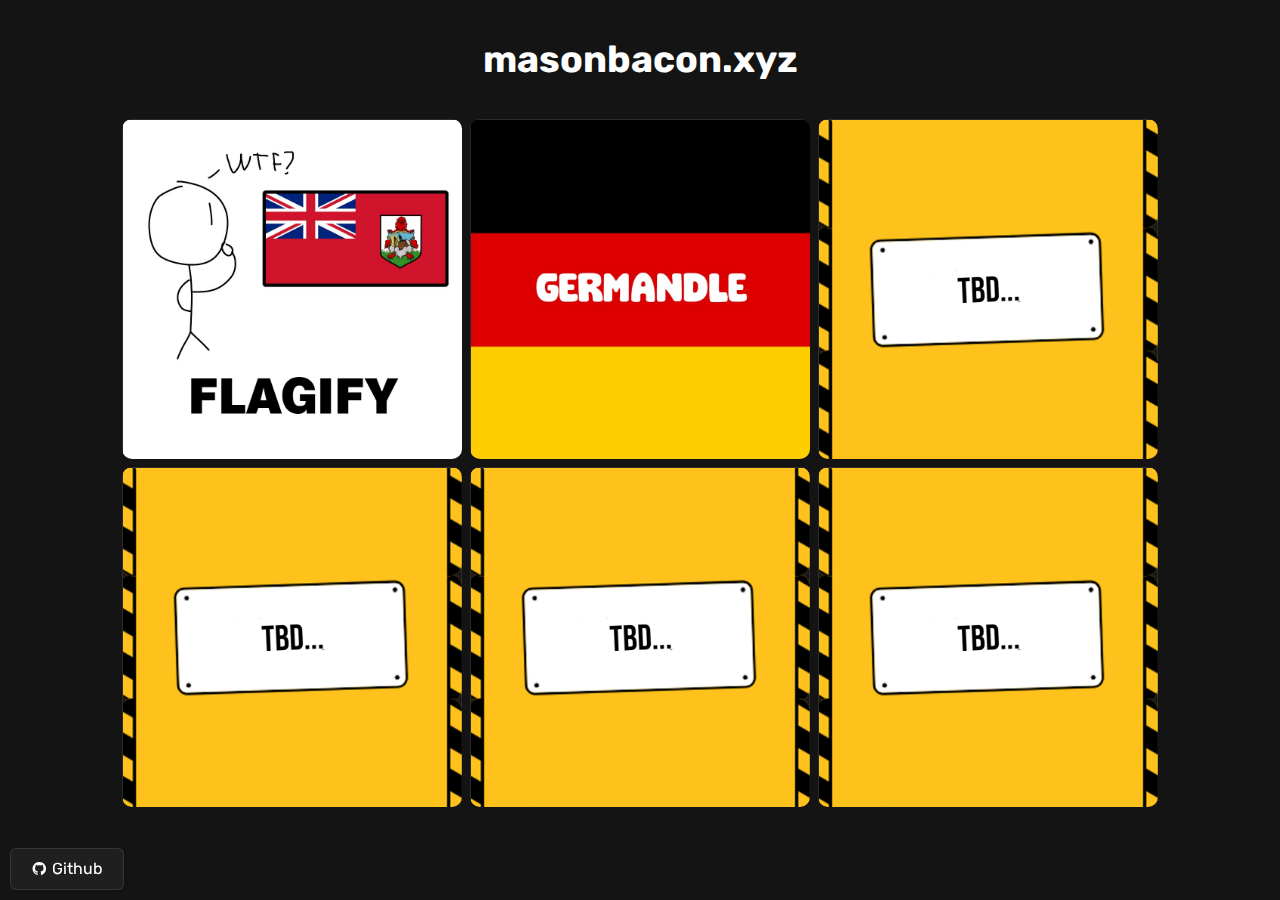
<file: index.html>
<!DOCTYPE html>
<html lang="en">
<head>
    <!-- Google tag (gtag.js) -->
<script async src="https://www.googletagmanager.com/gtag/js?id=G-F022PXEQ81"></script>
<script>
  window.dataLayer = window.dataLayer || [];
  function gtag(){dataLayer.push(arguments);}
  gtag('js', new Date());

  gtag('config', 'G-F022PXEQ81');
</script>
    <meta charset="UTF-8">
    <meta name="viewport" content="width=device-width, initial-scale=1.0">
    <meta name="google-adsense-account" content="ca-pub-4931015618481931">
    <title>masonbacon.xyz</title>
    <link rel="icon" type="image/gif" href="source.png">
    <link rel="stylesheet" href="index.css">
    <link rel="preconnect" href="https://fonts.googleapis.com">
    <link rel="preconnect" href="https://fonts.gstatic.com" crossorigin>
    <link href='https://unpkg.com/boxicons@2.1.4/css/boxicons.min.css' rel='stylesheet'>
    <link href="https://fonts.googleapis.com/css2?family=Rubik:ital,wght@0,300..900;1,300..900&display=swap" rel="stylesheet">
</head>
<body>
    <div id="header">
        <h3>masonbacon.xyz</h3>
    </div>
    <div id="cards">
        <a href="flag-guesser.html">
        <div class="card">
            <div class="card-content">
                <img src="flagify.jpg"></img>
            </div>
        </div>
    </a>
    <a href="https://germandle.fun">
        <div class="card">
            <div class="card-content">
                <img src="germandle.jpg"></img>
            </div>
        </div>
    </a>
        <div class="card">
            <div class="card-content">
                <img src="TBD.png"></img>
            </div>
        </div>
        <div class="card">
            <div class="card-content">
                <img src="TBD.png"></img>
            </div>
        </div>
        <div class="card">
            <div class="card-content">
                <img src="TBD.png"></img>
            </div>
        </div>
        <div class="card">
            <div class="card-content">
                <img src="TBD.png"></img>
            </div>
        </div>
    </div>

    <a id="youtube-link" class="link" href="https://github.com/baconatorr" target="_blank">
        <i class='bx bxl-github'></i>
        <span>Github</span>
      </a>
<script src="index.js"></script>
</body>
</file>
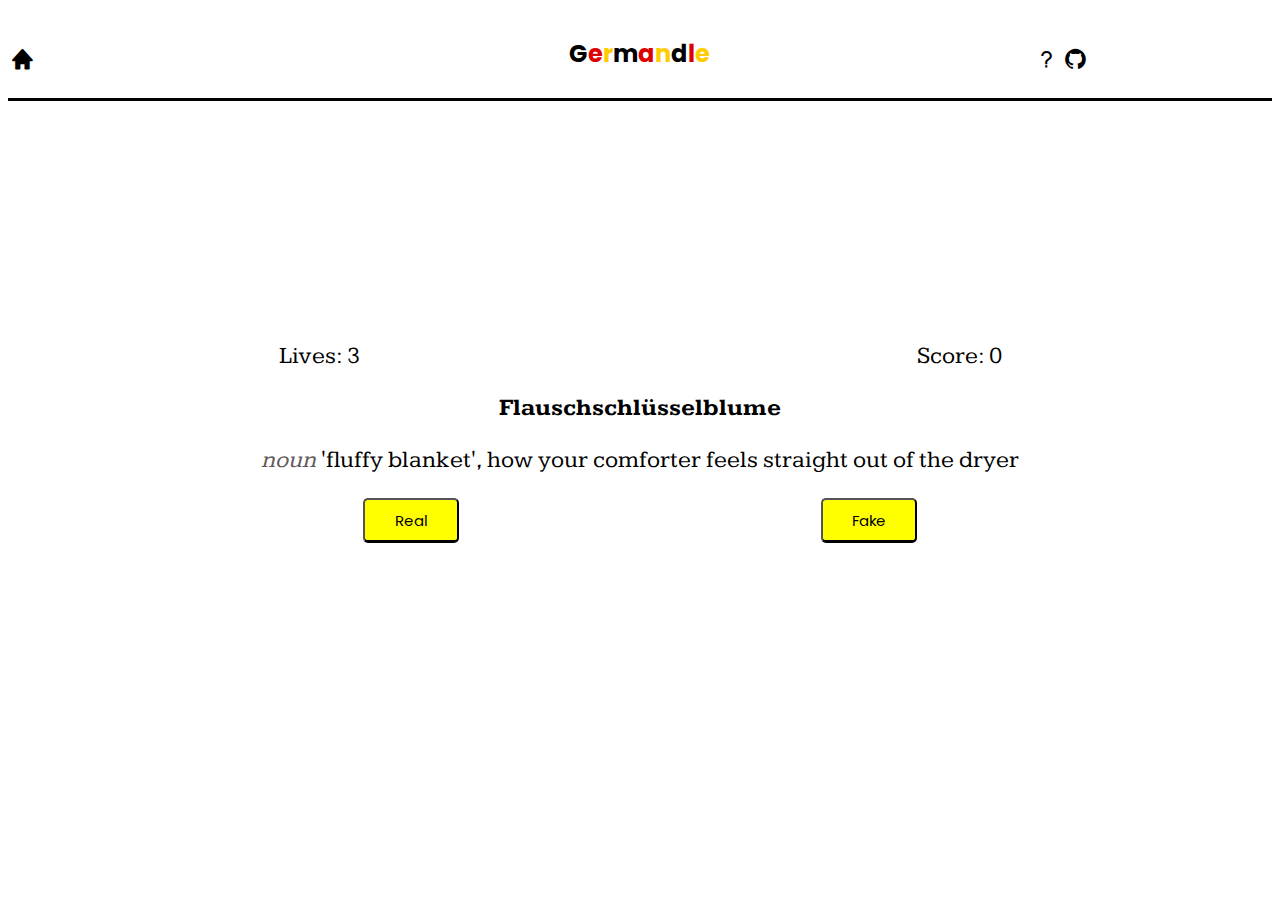
<file: germandle.html>
<!DOCTYPE html>
<html lang="en">
<head>
    <!-- Google tag (gtag.js) -->
<script async src="https://www.googletagmanager.com/gtag/js?id=G-F022PXEQ81"></script>
<script>
  window.dataLayer = window.dataLayer || [];
  function gtag(){dataLayer.push(arguments);}
  gtag('js', new Date());

  gtag('config', 'G-F022PXEQ81');
</script>
    <meta charset="UTF-8">
    <meta name="viewport" content="width=device-width, initial-scale=1.0">
    <meta name="title" content="Germandle | masonbacon.xyz">
    <meta name="description" content="Germandle; Can you guess if these german words are real or complete BS?">
    <meta name="keywords" content="germandle, funny german words">
    <meta name="robots" content="index, follow">
    <meta http-equiv="Content-Type" content="text/html; charset=utf-8">
    <meta name="language" content="English">

    <link rel="icon" type="image/x-icon" href="icon.png">
    <title>Germandle | masonbacon.xyz</title>
    <link href="https://unpkg.com/boxicons@2.1.4/css/boxicons.min.css" rel="stylesheet">
    <link href="germandle.css" rel="stylesheet">
    <link rel="preconnect" href="https://fonts.googleapis.com">
    <link rel="preconnect" href="https://fonts.gstatic.com" crossorigin>
    <link href="https://fonts.googleapis.com/css2?family=Poppins:ital,wght@0,100;0,200;0,300;0,400;0,500;0,600;0,700;0,800;0,900;1,100;1,200;1,300;1,400;1,500;1,600;1,700;1,800;1,900&display=swap" rel="stylesheet">
    <link rel="preconnect" href="https://fonts.googleapis.com">
    <link rel="preconnect" href="https://fonts.gstatic.com" crossorigin>
    <link href="https://fonts.googleapis.com/css2?family=Kameron:wght@400..700&display=swap" rel="stylesheet">
</head>
<body>
    <div id="screen">
        <div class="header">
            <div id="menu">
                <a href="https://masonbacon.xyz" style="color: black;"><i class='bx bxs-home bx-sm'></i></a>
            </div>
            <div class="title">
                <h2><span class="black">G</span>
                    <span class="red">e</span>
                    <span class="yellow">r</span>
                    <span class="black">m</span>
                    <span class="red">a</span>
                    <span class="yellow">n</span>
                    <span class="black">d</span>
                    <span class="red">l</span>
                    <span class="yellow">e</span></h2>
            </div>
            <div id="icons">
                <i class='bx bx-question-mark bx-sm' onclick="openDirect()"></i>
                <i class='bx bxl-github bx-sm'></i>
            </div>
        </div>
        <div class="content">
            <div id="stats">
                <div id="life">Lives: <span id="lives">3</span></div>
                <div id="scores">Score: <span id="score">0</span></div>
            </div>
            <div class="word">
                <p id="word">Sitzfleisch</p>
            </div>
            <div class="definition">
                <p id="def"><span id="type">noun</span><span id="definition">"sitting flesh", a term for one's bottom</span></p>
            </div>
            <div class="buttons">
                <div class="real">
                    <button id="real-button" class="button" onclick="calc(true)">Real</button>
                </div>
                <div class="fake">
                    <button id="fake-button" class="button" onclick="calc(false)">Fake</button>
                </div>
            </div>
        </div>
    </div>
    <div class="popup" id="popup">
        <img src="icon.png"></img>
        <h2 id="winner-display">German is hard...</h2>
        <h3 id="summary" style="font-weight: 500;">@masonbacon.xyz on tiktok</h3>
        <button id="new-game" onclick="newGame()">New Game</button>
    </div>
    <div class="popup" id="direct-popup">
        <img src="icon.png"></img>
        <h2 id="winner-display">How to play...</h2>
        <h3 id="summary" style="font-weight: 500;" style="font-size: 0.5em;">You will be shown a word; it may be a real German word or complete BS. That's for you to figure out!</h3>
        <button id="new-game" onclick="newGame()">Close</button>
    </div>
<script src="germandle.js"></script>
</body>
</html>
</file>
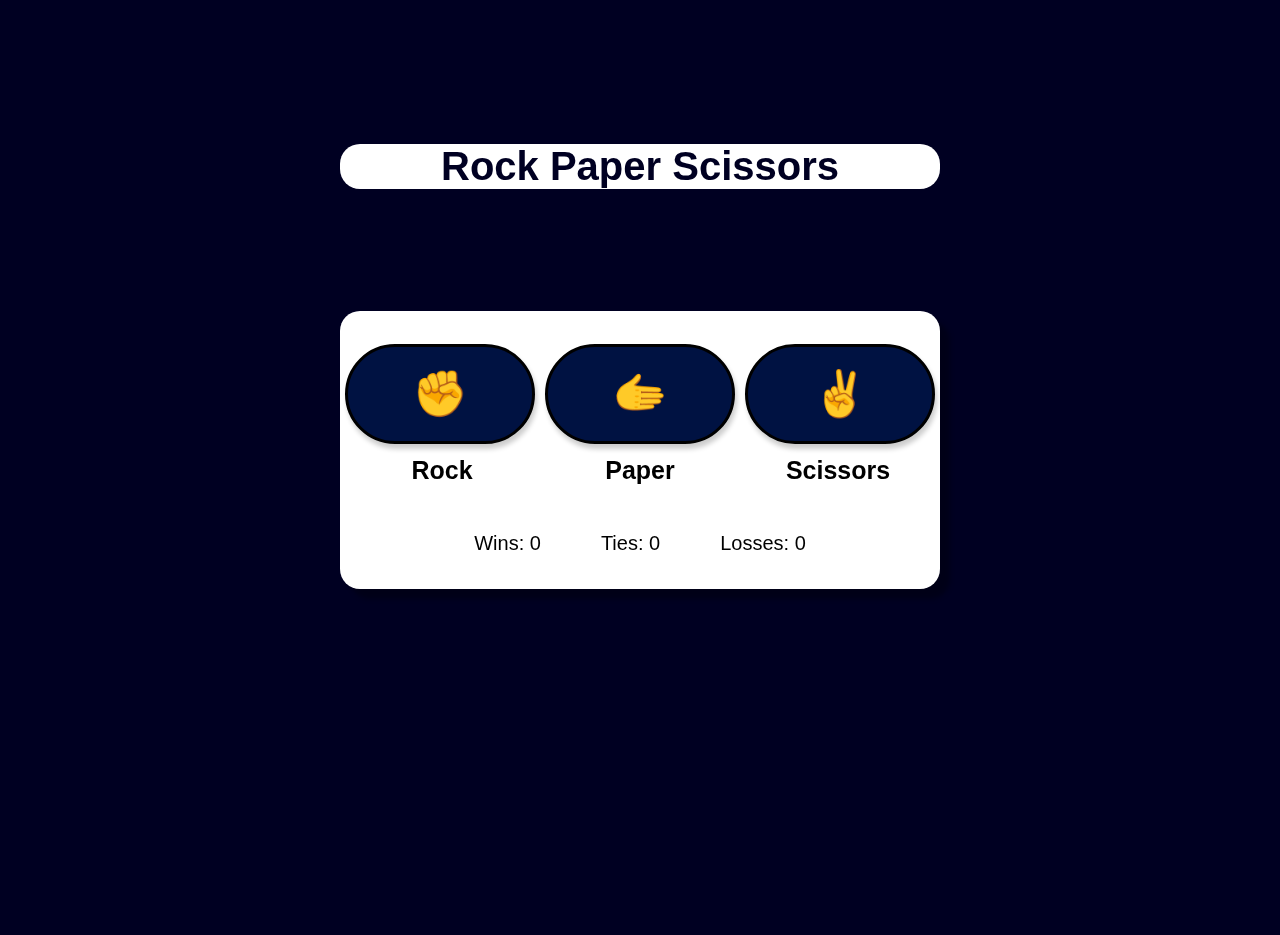
<file: rock-paper-scissors.html>
<!DOCTYPE html>
<html lang="en">
<head>
    <meta charset="UTF-8">
    <meta name="viewport" content="width=device-width, initial-scale=1.0">
    <title>Rock Paper Scissors - masonbacon.fun</title>
    <link rel="stylesheet" href="rps.css"></link>
</head>
<body>
    <h1 id="header">Rock Paper Scissors</h1>
    <div id="card">
        <div id="icons">
            <div id="icon-buttons">
                <button id="rock" onclick="playerRock(); openWinner()">✊</button>
                <button id="paper" onclick="playerPaper(); openWinner()">🫱</button>
                <button id="scissors" onclick="playerScissors(); openWinner()">✌</button>
            </div>
            <div id="icon-labels">
                <div class="icon-text">Rock</div>
                <div class="icon-text">Paper</div>
                <div class="icon-text">Scissors</div>
            </div>
        </div>
        <div id="stats">
            <div id="wins">Wins: 0</div>
            <div id="ties">Ties: 0</div>
            <div id="losses">Losses: 0</div>
        </div>
    </div>
    <div class="popup" id="popup">
        <img src="throphy.png" id="winner-image"></img>
        <h2 id="winner-display">Bravo- you win!</h2>
        <h3 id="summary" style="font-weight: 500;">Made by Mason Williams</h3>
        <button id="play-again" onclick="closeWinner()">Play Again</button>
    </div>

    <script src="rps.js"></script>
</body>
</html>
</file>
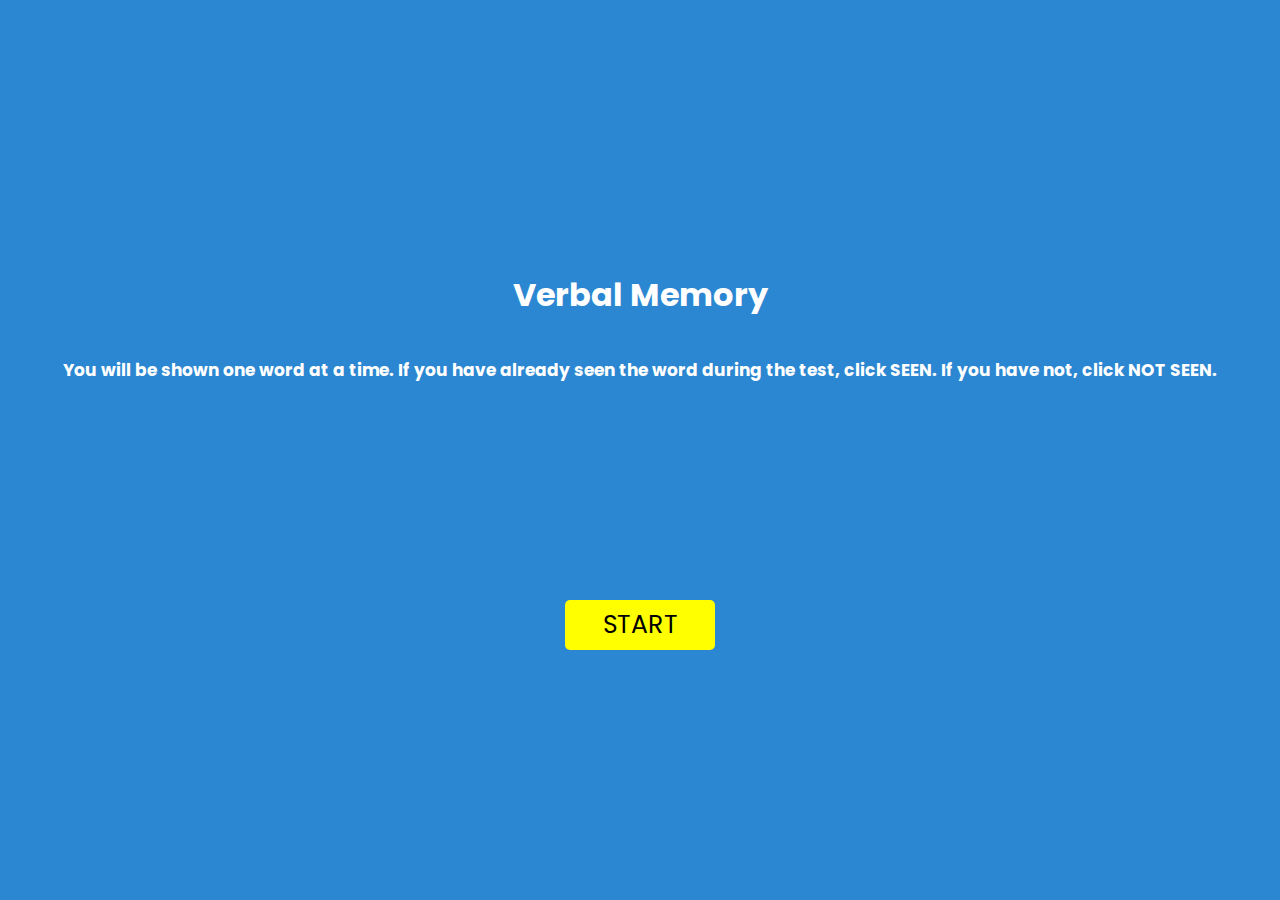
<file: verbal memory.html>
<!DOCTYPE html>
<html lang="en">
<head>
    <!-- Google tag (gtag.js) -->
<script async src="https://www.googletagmanager.com/gtag/js?id=G-F022PXEQ81"></script>
<script>
  window.dataLayer = window.dataLayer || [];
  function gtag(){dataLayer.push(arguments);}
  gtag('js', new Date());

  gtag('config', 'G-F022PXEQ81');
</script>
    <meta charset="UTF-8">
    <meta name="viewport" content="width=device-width, initial-scale=1.0">
    <title>Grid Memory | masonbacon.xyz</title>
    <link rel="stylesheet" href="verbal.css">
    <link rel="preconnect" href="https://fonts.googleapis.com">
    <link rel="preconnect" href="https://fonts.gstatic.com" crossorigin>
    <link href="https://fonts.googleapis.com/css2?family=Poppins&display=swap" rel="stylesheet">
</head>
<body>
    <div class="container">
        <div class="start" id="start">
            <h1>Verbal Memory</h1>
            <h3>You will be shown one word at a time. If you have already seen the word during the test, click SEEN. If you have not, click NOT SEEN.</h3>
            <button id="start-btn" onclick="startGame()">START</button>
        </div>
        <div class="card" id="card">
            <div class="content">
                <div class="stats">
                    <h3 id="lives">Lives: <span id="hearts">❤️ ❤️ ❤️</span></h3> <h3 id="score">Score: <span id="score-count">0</span></h3>
                </div>
                <div class="word">
                    <h2 id="word"><span id="word-text">Eloquent</span></h2>
                </div>
                <div class="buttons">
                    <button class="buttons" id="seen" onclick="submitGuessSeen()">SEEN</button>
                    <button class="buttons" id="not-seen"onclick="submitGuessNotSeen()">NOT SEEN</button>
                </div>
            </div>
        </div>
    </div>
    <div class="popup" id="popup">
        <h2 id="score-display">Verbal Memory</h2>
        <h3 id="summary" style="font-weight: 500;"> words</h3>
        <h4></h4>
        <button id="new-game" onclick="closePopup()">New Game</button>
    </div>
    <script src="verbal.js"></script>
</body>
</html>
</file>
<file: index.css>
:root {
  --bg-color: rgb(20, 20, 20);
  --card-color: rgb(23, 23, 23);
}

body {
  align-items: center;
  background-color: var(--bg-color);
  display: flex;
  flex-direction: column;
  height: 100vh;
  margin: 0px;
  overflow: scroll;
  padding: 0px;
  font-family: "Rubik";
}

#header {
  color: white;
  font-weight: 500;
  text-align: center;
  font-size: max(1em, min(2em, calc(100vw * 4 / 75)));
}

#cards {
  flex-direction: row;
  display: flex;
  flex-wrap: wrap;
  gap: 8px;
  width: 60vw;
  justify-content: center;
  justify-self: center;
}  

.card {
  background-color: rgba(255,255, 255, 0.1);
  height: 260px;
  width: 32%;
  position: relative;
  border-radius: 10px;
  overflow:hidden;
}

.card:hover::before{
  opacity: 1;
  cursor: pointer;
}
.card::before{
  background: radial-gradient(
    800px circle at var(--mouse-x) var(--mouse-y), 
    rgba(255, 255, 255, 0.3), 
    transparent 40%
  );
  content: "";
  opacity: 0;
  transition: opacity 500ms;
  border-radius: inherit;
  height: 100%;
  left: 0px;
  position: absolute;
  top: 0px;
  width: 100%;
  z-index: 3;
}

.card .card-content {
  background-color: var(--card-color);
  margin: 1px;
  height: calc(100% - 2px);
  width: calc(100% - 2px);
}

@media (max-width: 450px) {
  .card, img {
    width: 268px;
    height: 268px;
  }
  #cards{
    width: 300px;
  }
}


@media(max-width: 600px) and (min-width: 451px){
  .card, img{
    width: 342px;
    height: 342px;
  }
  #cards{
    width: 600px;
  }
}

@media(max-width: 850px) and (min-width: 601px){
  .card, img{
    width: 250px;
    height: 250px;
  }
  #cards{
    width: 780px;
  }
}

@media(max-width: 1024px) and (min-width: 850px){
  .card, img{
    width: 330px;
    height: 330px;
  }
  #cards{
    width: 1024px;
    height: 100vh;
  }
}

@media(min-width: 1024px) and (max-width: 1390px) {
  .card, img{
    width:340px;
    height: 340px;
  }
  #cards{
    width: 100vw;
  }
}

@media(min-width: 1390px) and (max-width: 1800px) {
  .card, img{
    width: 340px;
    height: 340px;
  }
  #cards{
    width: 1100px;
  }
}

@media(min-width: 1800px) {
  .card, img{
    width: 380px;
    height: 380px;
  }
  #cards{
    width: 1200px;
  }
}

#youtube-link {
  bottom: 10px;
}

#youtube-link > i {
  color: rgb(255, 255, 255);
}

.link {
  align-items: center;
  backdrop-filter: blur(3px);
  background-color: rgba(255, 255, 255, 0.05);
  border: 1px solid rgba(255, 255, 255, 0.1);
  border-radius: 6px;
  box-shadow: 2px 2px 2px rgba(0, 0, 0, 0.1);
  cursor: pointer;  
  display: inline-flex;
  gap: 5px;
  left: 10px;
  padding: 10px 20px;
  position: fixed;
  text-decoration: none;
  z-index: 100;
}

.link:hover {
  background-color: rgba(255, 255, 255, 0.1);
  border: 1px solid rgba(255, 255, 255, 0.2);
}

.link > i, .link > span {
  height: 20px;
  line-height: 20px;
}

.link > span {
  color: white;
}
</file>
<file: germandle.css>
body {
    font-family: "Poppins";
    max-width: 100%;
    max-height: 100%;
    overflow-x: hidden;
}



.header {
    display: flex;
    flex-direction: row;
    justify-content: space-around;
    text-align: center;
    font-size: 16px;
    border-bottom: solid;
    align-items: center;
    align-content: center;
    height: 10vh;
}

.title {
    font-size: 0px;
}

.title span {
    font-size: 24px;
} 

.title .black {
    color: black;
}
.title .red {
    color: #DD0000;
}

.title .yellow {
    color:#FFCC00;
}

.header div {
    width: 33%;
}
.header i {
    margin-top: 19.92px;
}

#menu {
    display: flex;
    justify-content:left;
    align-items: center;
}

#icons{
    transition: all 0.15s;
}

#icons i:hover {
    transform: scale(115%);
}
.content {
    position: absolute;
    top:  50%;
    left: 50%;
    transform: translate(-50%,-50%);
    text-align: center;
    width: 100vw;
    font-family: "Kameron", Arial, Helvetica, sans-serif
}

@media screen and (min-width: 1200px) {
    body{
        font-size: 1.5em;
    }  
}
@media screen and (max-width: 1200px) {
    body{
        font-size: 1.3em;
    }  
}
@media screen and (max-width: 1000px) {
    body{
        font-size: 1.1em;
    }  
}

@media screen and (max-width: 600px) {
    body{
        font-size: 1em;
    } 
    .title span{
        font-size: 18px;
    }   
}

@media screen and (max-width: 450px) {
    body{
        font-size: 0.8em;
    }  
}

#stats {
    display: flex;
    text-align: center;
    justify-content: space-around;
}

.word {
    font-weight: bold;
}

#type {
    font-style: italic;
    color: rgb(102, 89, 89);
}
.buttons {
    display:flex;
    justify-content: space-evenly;
    height: 60px;
}

.button {
    background-color: yellow;
    border-radius: 5px;
    border-bottom: solid 3.5px;
    font-family: "Poppins";
    width: 7.5vw;
    min-width: 50px;
    height: 5vh;
    min-height: 35px;
    font-size: 15px;
    transition: all 0.15s;
}

.button:hover {
    opacity: 0.9;
    transform: scale(105%);
}

.button:active {
    border-style: ridge;
    border-bottom: solid 1px;
}

.popup {
    width: 250px;
    background: #fff;
    border-radius: 6px;
    position: absolute;
    top: 50%;
    left: 50%;
    transform: translate(-50%, -50%) scale(0);
    text-align: center;
    padding: 0 30px 30px;
    font-family: "Poppins", Arial, Helvetica, sans-serif;
    box-shadow: 2px 5px 30px rgba(0, 0, 0, .2);
    transition: transform 0.4s;
    font-size: 1em;
}

#winner-display {
    font-size: 0.9em;
}

#summary {
    font-size: 0.7em;
}

.open-popup {
    transform: translate(-50%, -50%) scale(1);
}

.popup img {
    height: 200px;
    margin-top: -125px;
    overflow: visible;
    background-color: transparent;
}

.popup button {
    width: 70%;
    height: 100%;
    color: white;
    background-color: #6fd649;
    border-radius: 20px;
    border: none;
    font-family: 'Poppins';
    font-weight: bold;
}
</file>
<file: rps.css>
body {
    background-color: #000022;
    min-height: 100vh;
}

h1 {
    background-color: white;
    mix-blend-mode: screen;
    font-family: Arial;
    margin-left: auto;
    margin-right: auto;
    width: 600px;
    text-align: center;
    font-size: 40px;
    border-radius: 20px;
    top: 40%;
    transform: translate(0, 260%);
}

#card {
    margin: auto;
    position: absolute;
    margin-top: auto;
    margin-bottom: auto;
    width: 75%; /* Adjust the percentage based on your design */
    max-width: 600px;
    height: 278px;
    max-height: 500px;
    background-color: white;
    border-radius: 20px;
    overflow: hidden;
    box-shadow: 10px 10px 5px rgba(0, 0, 0, .3);
    top: 50%;
    left: 50%;
    transform: translate(-50%, -50%);
}

#icon-buttons {
    display: flex;
    justify-content: space-evenly;
    width: 1fr;
    align-items: center;
    height: 140px;
}

#icon-labels {
    display: flex;
    justify-content: space-evenly;
    align-items: center;
    background-image:none;
    font-size: 25px;
    font-weight: bold;
}

.icon-text {
    font-family: Arial;
    text-align: center;
    width: 15vw;
    margin-top: 5px;
    background-color: rgba(red, green, blue, 0);
}

#rock,
#paper,
#scissors {
    margin-top: 25px;
    margin-right: 5px;
    margin-left: 5px;
    height: 15vh;
    max-height: 100px;
    width: 15vw;
    font-size: 45px;
    border-radius: 50px;
    border-style: solid;
    border-color: black;
    border-width: 3px;
    background-color: #001242;
    box-shadow: 2px 5px 5px rgba(0, 0, 0, .2);
    cursor: pointer;
    transition: opacity 0.15s;
}

#rock:hover,
#paper:hover,
#scissors:hover {
    opacity: 0.9;
}

#rock:active,
#paper:active,
#scissors:active {
    background-color: #000022;
}

#stats {
    display: flex;
    justify-content: center;
    align-items:flex-end;
    height: 100px;
}

#wins,
#ties,
#losses {
    margin-left: 30px;
    margin-right: 30px;
    margin-bottom: 30px;
    font-family: Arial;
    font-size: 20px;
}

.popup {
    width: 250px;
    background: #fff;
    border-radius: 6px;
    position: absolute;
    top: 50%;
    left: 50%;
    transform: translate(-50%, -50%) scale(0);
    text-align: center;
    padding: 0 30px 30px;
    font-family: Arial;
    box-shadow: 2px 5px 5px rgba(0, 0, 0, .2);
    transition: transform 0.4s;
}

.open-popup {
    transform: translate(-50%, -50%) scale(1);
}

.popup-opac {
    opacity: 0.5;
}

#winner-image {
    height: 200px;
    margin-top: -125px;
    overflow: visible;
    background-color: transparent
}

.popup h2 {
    font-size: 30px;
    font-weight: 600;
    margin: 30px 0px 10px;

}

.popup button {
    width: 100%;
    margin-top: 30px;
    padding: 10px 0;
    background-color: #6fd649;
    color: #fff;
    border:solid;
    border-width: 2px;
    outline: none;
    border-radius: 20px;
    font-size: 18px;
    font-weight: bold;
    cursor: pointer;
    box-shadow: 2px 5px 5px rgba(0, 0, 0, .2);
}

.popup button:hover {
    opacity: 0.8;
}

.popup button:active {
    background-color: #fff;
    color: #6fd649;
}
</file>
<file: verbal.css>
body {
    background-color: rgb(43, 135, 209);
    color: rgb(255, 255, 255);
}

* {
    box-sizing: border-box;
}
.container {
    display: flex;
    align-items: center;
    justify-content: center;
    height: calc(100vh - 17px);
    background-color: rgb(43, 135, 209);
    color: rgb(255, 255, 255);
    font-family: 'Poppins', Arial, Helvetica, sans-serif;
}

.content {
    display: flex;
    align-items: center;
    justify-content: space-between;
    flex-direction: column;
  background-color: rgb(43, 135, 209);
  color: rgb(255, 255, 255);
  position: absolute;
  top: 50%;
  left: 50%;
  transform: translate(-50%, -50%);
}


.content:hover {
    cursor:default;
}

.card,
.start {
    background-color: rgb(43, 135, 209);
    position: absolute;
    width: 100vw;
    height: 100vh;
    padding: 0;
    margin: 0;
}

.card {
    opacity: 0;
    height: 0;
}

.start {
    display: flex;
    flex-direction: column;
    justify-content: center;
    align-items: center;
    text-align: center;
}

.start h3 {
    font-size: 17px;
}

#start-btn{
    margin-top: 200px;
    font-family: 'Poppins', Arial, Helvetica, sans-serif;
    background-color: yellow;
    color: black;
    border: none;
    border-radius: 5px;
    height: 50px;
    width: 150px;
    font-size: 25px;
    transition: transform 0.2s, box-shadow 0.2s;
}

#start-btn:hover{
    cursor: pointer;
    box-shadow: 5px 5px 5px rgba(0, 0, 0, 0.3);
    transform: scale(105%);
}
.visible {
    opacity: 1;
    height: 500px;
}

.invisible {
    opacity: 0;
    height: 0px;
}
.stats {
    display: flex;
    justify-content: center;
    font-size: 19px;
    font-weight: lighter;
    height: 30%;
    width: 100%;
}

#lives,
#score {
    margin-left: 20px;
    margin-right: 20px;
}

#hearts {
    font-family: 'Poppins', Arial, Helvetica, sans-serif;
    color: red;
    transition: transform 0.2s;
}

#hearts:hover {
    transform: scale(105%);
}

#word {
    height: 80px;
    display: flex;
    justify-content: center;
    font-size: 30px;
    font-weight: 700;
}

#word-text {
    transition: transform 0.2s;
}

#word:hover #word-text{
    transform: scale(105%);
}

#word-text{
    height: 100%;
    font-size: 100%;
}
.buttons {
    height: 80px;
    display: flex;
    justify-content: center;
    margin-left: 30px;
    margin-right: 30px;
}

.buttons button {
    font-family: 'Poppins', Arial, Helvetica, sans-serif;
    background-color: yellow;
    color: black;
    border: none;
    border-radius: 5px;
    height: 25px;
    width: 100px;
    font-size: 15px;
    transition: transform 0.2s, box-shadow 0.2s ;
}

.buttons button:hover {
    cursor: pointer;
    box-shadow: 5px 5px 5px rgba(0, 0, 0, 0.3);
    transform: scale(105%);
}

.popup {
    color: rgb(0, 0, 0);
    display: flex;
    flex-direction: column;
    justify-content: space-around;
    align-items: center;
    width: 250px;
    height: 200px;
    background: #fff;
    border-radius: 6px;
    position: absolute;
    top: 50%;
    left: 50%;
    transform: translate(-50%, -50%) scale(0);
    text-align: center;
    padding: 0 30px 30px;
    font-family: Arial;
    box-shadow: 2px 5px 30px rgba(0, 0, 0, .2);
    transition: transform 0.4s;
}

.open-popup {
    transform: translate(-50%, -50%) scale(1);
}

.popup button {
    width: 70%;
    height: 70px;
    color: white;
    background-color: rgb(43, 135, 209);
    border-radius: 20px;
    border: none;
    font-family: 'Poppins';
    font-weight: bold;
    transition: transform 0.2s;
}

.popup button:hover{
    transform: scale(105%);
}

@media screen and (min-width: 600px){
    #word-text {
    font-size: 40px;
    }

    .stats {
        font-size: 22px;
    }

    .buttons button{
        height: 33px;
        font-size: 19px;
    }
}

@media screen and (min-width: 1200px){
    #word-text {
    font-size: 45px;
    margin-bottom: 5px;
    }

    .stats {
        font-size: 30px;
    }

    .buttons button{
        height: 45px;
        width: 120px;
        font-size: 22px;
    }
}
</file>
